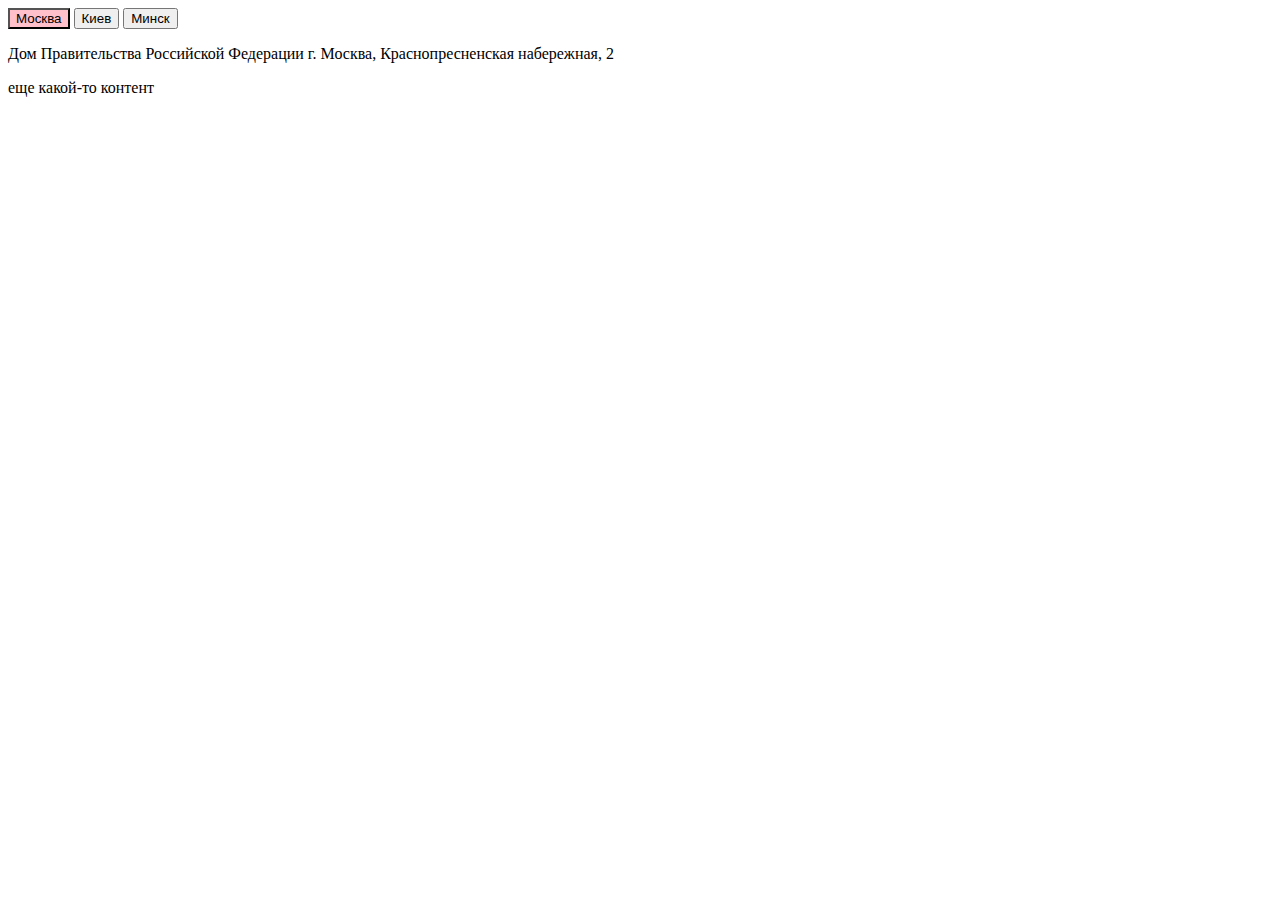
<file: add/active.html>
<!DOCTYPE html>
<html lang="en">

<head>
    <meta charset="UTF-8">
    <meta http-equiv="X-UA-Compatible" content="IE=edge">
    <meta name="viewport" content="width=device-width, initial-scale=1.0">
    <title>Document</title>
    <style>
        .active {
            background-color: pink;
        }
    </style>
</head>

<body>
    <button class="city active" value="city_1" onClick="CityChange(value)">Москва</button>
    <button class="city" value="city_2" onClick="CityChange(value)">Киев</button>
    <button class="city" value="city_3" onClick="CityChange(value)">Минск</button>

    <div id="city_1" style="display: none">
        <p>Дом Правительства Российской Федерации г. Москва, Краснопресненская набережная, 2</p>
        <span>еще какой-то контент</span>
    </div>
    <div id="city_2" style="display: none">
        <p>
            Дом правительства Украины г. Киев, ул. Грушевского 12/2
        </p>
    </div>
    <div id="city_3" style="display: none">Дом Правительства Республики Беларусь г. Минск, ул. Советская, 11</div>

    <div id="adress">
        <p>Дом Правительства Российской Федерации г. Москва, Краснопресненская набережная, 2</p>
        <span>еще какой-то контент</span>
    </div>
</body>
<script>
    function CityChange(SityNumber) {
        let adress = document.getElementById('adress');
        adress.innerHTML = document.getElementById(SityNumber).innerHTML;
    }

    let citys = document.getElementsByClassName("city");
    for (let i = 0; i < citys.length; i++) {
        citys[i].addEventListener("click", function() {
            let current = document.getElementsByClassName("active");
            current[0].className = current[0].className.replace(" active", "");
            this.className += " active";
        });
    }
</script>

</html>
</file>
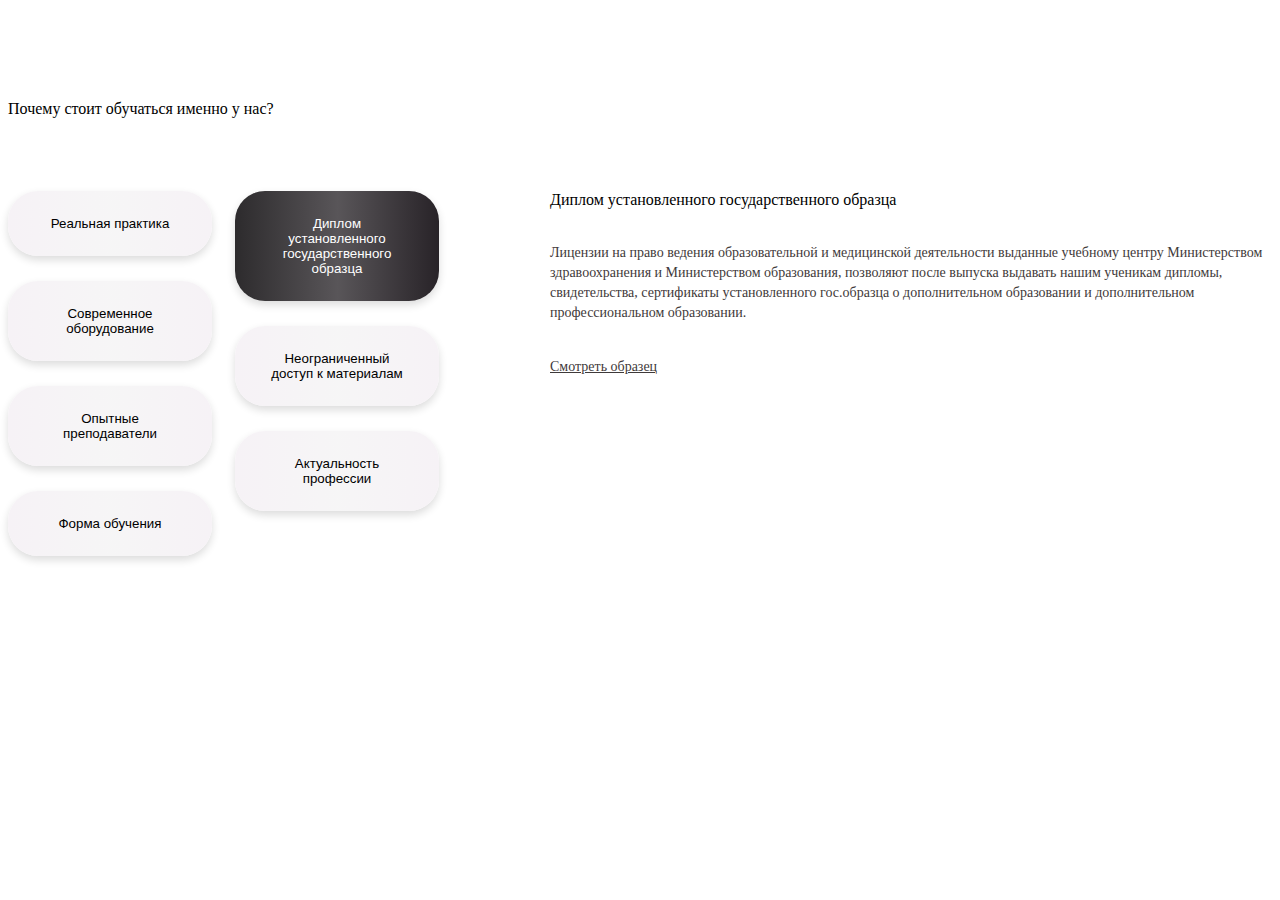
<file: add/dynamic.html>
<!DOCTYPE html>
<html lang="en">

<head>
    <meta charset="UTF-8">
    <meta http-equiv="X-UA-Compatible" content="IE=edge">
    <meta name="viewport" content="width=device-width, initial-scale=1.0">
    <title>Document</title>
    <style>
        .bloc-grey {
            background: linear-gradient(90.08deg, #F6F2F6 0.1%, rgba(237, 236, 237, 0.496507) 50.38%, #F6F2F6 99.97%);
            box-shadow: 0px 4px 9px rgba(0, 0, 0, 0.14);
            border-radius: 30px;
        }
        
        .why-us__head.text-head-1 {
            margin: 100px 0 73px 0;
        }
        
        .why-us__bloc {
            padding: 25px 30px;
            display: flex;
            justify-content: center;
            align-items: center;
            text-align: center;
            width: 247px;
            margin: 0 23px 25px 0;
            width: 204px;
            border: none;
        }
        
        .why-us__wrap_col>.why-us__col.left {
            width: 50%;
            display: flex;
        }
        
        .why-us__col>.why-us__col.left {
            width: 50%;
        }
        
        .why-us__text {
            font-style: normal;
            font-weight: 500;
            font-size: 14px;
            line-height: 20px;
            color: #3F3A3A;
        }
        
        .why-us__wrap_col {
            display: flex;
        }
        
        .active {
            background: linear-gradient(90.08deg, #2D2B2D 0.1%, rgba(55, 51, 55, 0.83) 50.38%, #282328 99.97%);
            color: #FFFFFF;
        }
        
        .why-us__wrap_col>.why-us__col.right {
            padding: 0 0 0 88px;
        }
        
        .why-us__text {
            margin: 34px 0 34px 0;
        }
        
        .why-us__link {
            font-style: normal;
            font-weight: 500;
            font-size: 14px;
            line-height: 20px;
            text-decoration-line: underline;
            color: #3F3A3A;
        }
    </style>
</head>

<body>
    <section class="why-us">
        <div class="why-us__wrap">
            <div class="why-us__head text-head-1">Почему стоит обучаться именно у нас?</div>
            <div class="why-us__wrap_col">
                <div class="why-us__col left">
                    <div class="why-us__col left">
                        <button class="why-us__bloc bloc-grey text-head-2" value="btn_1" onClick="ContentChange(value)">Реальная практика</button>
                        <button class="why-us__bloc bloc-grey text-head-2" value="btn_2" onClick="ContentChange(value)">Современное оборудование</button>
                        <button class="why-us__bloc bloc-grey text-head-2" value="btn_3" onClick="ContentChange(value)">Опытные преподаватели</button>
                        <button class="why-us__bloc bloc-grey text-head-2" value="btn_4" onClick="ContentChange(value)">Форма обучения</button>
                    </div>
                    <div class="why-us__col right">
                        <button class="why-us__bloc bloc-grey text-head-2 active" value="btn_5" onClick="ContentChange(value)">Диплом установленного государственного образца</button>
                        <button class="why-us__bloc bloc-grey text-head-2" value="btn_6" onClick="ContentChange(value)">Неограниченный доступ к материалам</button>
                        <button class="why-us__bloc bloc-grey text-head-2" value="btn_7" onClick="ContentChange(value)">Актуальность профессии</button>
                    </div>
                </div>

                <!-- скрытое -->
                <div id="btn_1" style="display: none">
                    <div class="why-us__bloc_info">
                        <div class="text-head-2">Реальная практика</div>
                        <div class="why-us__text">
                            Практические занятия – важнейшая часть нашего учебного процесса. Практика составляет 463 аккредитованных часа. Обучение проходит в практикующих косметологических клиниках.
                        </div>
                    </div>
                </div>
                <div id="btn_2" style="display: none">
                    <div class="why-us__bloc_info">
                        <div class="text-head-2">Современное оборудование</div>
                        <div class="why-us__text">
                            В наших классах только современное и качественное косметологическое оборудование, с помощью которого можно проводить: лазерную терапию, фототерапию, вапоризацию, вакуумную чистку, ультразвуковую чистку, микротоковые воздействия.
                        </div>
                    </div>
                </div>
                <div id="btn_3" style="display: none">
                    <div class="why-us__bloc_info">
                        <div class="text-head-2">Опытные преподаватели</div>
                        <div class="why-us__text">
                            Lorem ipsum dolor sit amet consectetur adipisicing elit. Sunt minus maiores ipsam, quidem, libero nesciunt facere quisquam saepe tempore consequuntur voluptatem totam consequatur, nam odit autem! Ut quo repudiandae eaque.
                        </div>
                    </div>
                </div>
                <div id="btn_4" style="display: none">
                    <div class="why-us__bloc_info">
                        <div class="text-head-2">Форма обучения</div>
                        <div class="why-us__text">
                            Форма обучения – очно-заочная, с применением дистанционных образовательных технологий
                        </div>
                    </div>
                </div>
                <div id="btn_5" style="display: none">
                    <div class="why-us__bloc_info">
                        <div class="text-head-2">Диплом установленного государственного образца</div>
                        <div class="why-us__text">
                            Лицензии на право ведения образовательной и медицинской деятельности выданные учебному центру Министерством здравоохранения и Министерством образования, позволяют после выпуска выдавать нашим ученикам дипломы, свидетельства, сертификаты установленного
                            гос.образца о дополнительном образовании и дополнительном профессиональном образовании.
                        </div>
                        <p class="why-us__link">
                            Смотреть образец
                        </p>
                    </div>
                </div>
                <div id="btn_6" style="display: none">
                    <div class="why-us__bloc_info">
                        <div class="text-head-2">Неограниченный доступ к материалам</div>
                        <div class="why-us__text">
                            Легкоусваиваемый теоретический курс врачебной косметологии, сопровождаемый разъяснительными материалами. Неограниченный по времени доступ к обучающим материалам.
                        </div>
                    </div>
                </div>
                <div id="btn_7" style="display: none">
                    <div class="why-us__bloc_info">
                        <div class="text-head-2">Актуальность профессии</div>
                        <div class="why-us__text">
                            Наши курсы включают самые востребованные программы на рынке красоты в данный момент. Мы постоянно развиваемся и знаем, что сейчас популярно и актуально.
                        </div>
                    </div>
                </div>
                <!-- скрытое -->

                <div class="why-us__col right">
                    <div id="why-us__content">
                        <div class="why-us__bloc_info">
                            <div class="text-head-2">Диплом установленного государственного образца</div>
                            <div class="why-us__text">
                                Лицензии на право ведения образовательной и медицинской деятельности выданные учебному центру Министерством здравоохранения и Министерством образования, позволяют после выпуска выдавать нашим ученикам дипломы, свидетельства, сертификаты установленного
                                гос.образца о дополнительном образовании и дополнительном профессиональном образовании.
                            </div>
                            <p class="why-us__link">
                                Смотреть образец
                            </p>
                        </div>
                    </div>
                </div>

            </div>
        </div>
    </section>
</body>

<script>
    function ContentChange(BtnNumber) {
        let content = document.getElementById('why-us__content');
        content.innerHTML = document.getElementById(BtnNumber).innerHTML;
    }

    let citys = document.getElementsByClassName("why-us__bloc");
    for (let i = 0; i < citys.length; i++) {
        citys[i].addEventListener("click", function() {
            let current = document.getElementsByClassName("active");
            current[0].className = current[0].className.replace(" active", "");
            this.className += " active";
        });
    }
</script>

</html>
</file>
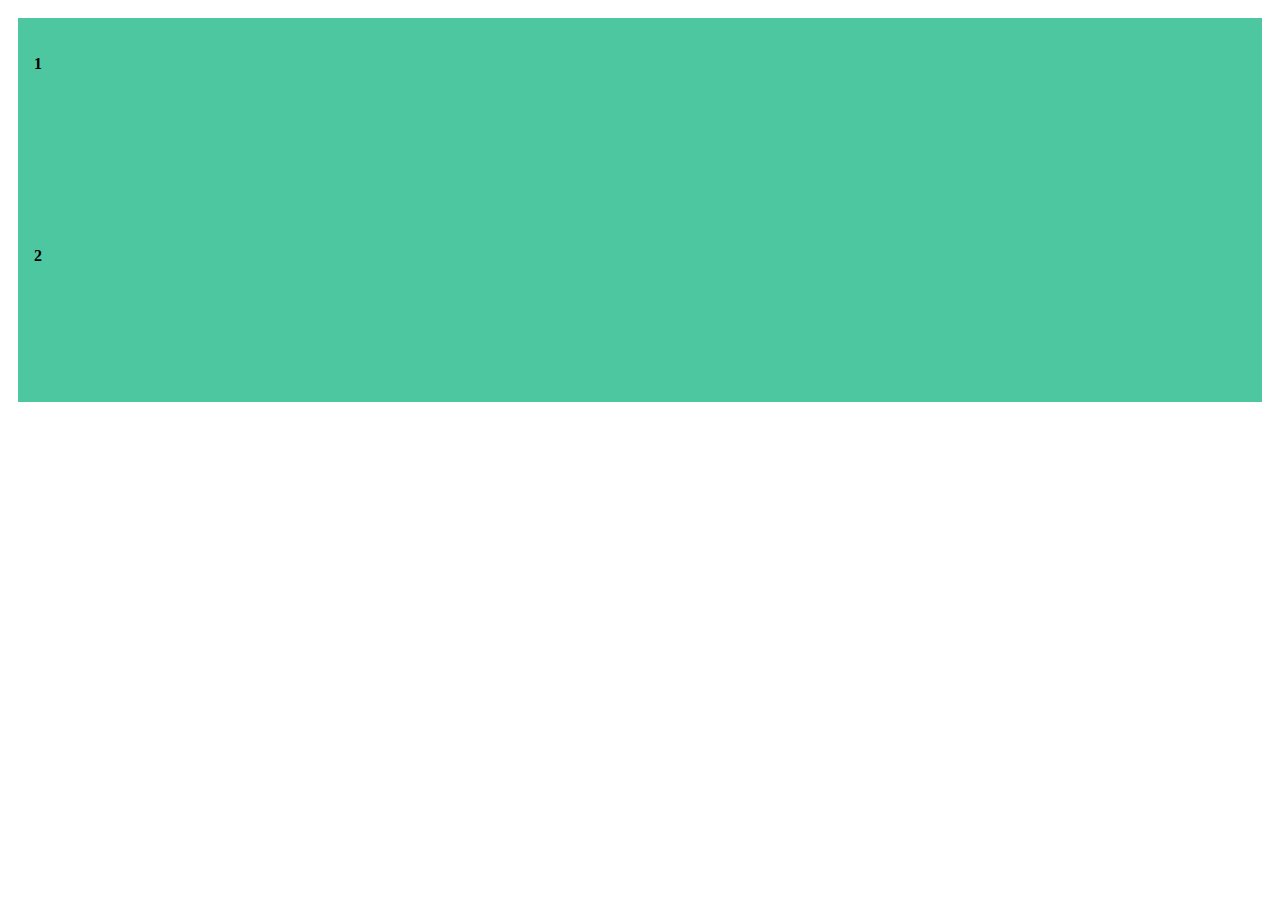
<file: add/owl_carousel.html>
<!DOCTYPE html>
<html lang="en">

<head>
    <meta charset="UTF-8">
    <meta http-equiv="X-UA-Compatible" content="IE=edge">
    <meta name="viewport" content="width=device-width, initial-scale=1.0">
    <title>Document</title>
    <link rel="stylesheet" href="https://owlcarousel2.github.io/OwlCarousel2/assets/owlcarousel/assets/owl.carousel.min.css">
    <link rel="stylesheet" href="https://owlcarousel2.github.io/OwlCarousel2/assets/owlcarousel/assets/owl.theme.default.min.css">
    <link rel="stylesheet" href="https://owlcarousel2.github.io/OwlCarousel2/assets/css/docs.theme.min.css">
    <style>
        .owl-carousel .item {
            height: 10rem;
            background: #4DC7A0;
            padding: 1rem;
        }
        
        body {
            padding: 10px;
        }
    </style>
</head>

<body>
    <div class="owl-carousel owl-theme">
        <div class="item">
            <h4>1</h4>
        </div>
        <div class="item">
            <h4>2</h4>
        </div>

    </div>
</body>
<script src="https://owlcarousel2.github.io/OwlCarousel2/assets/vendors/jquery.min.js"></script>
<script src="https://owlcarousel2.github.io/OwlCarousel2/assets/owlcarousel/owl.carousel.js"></script>
<script>
    $('.owl-carousel').owlCarousel({
        loop: true,
        margin: 10,
        items: 1
    })
</script>

</html>
</file>
